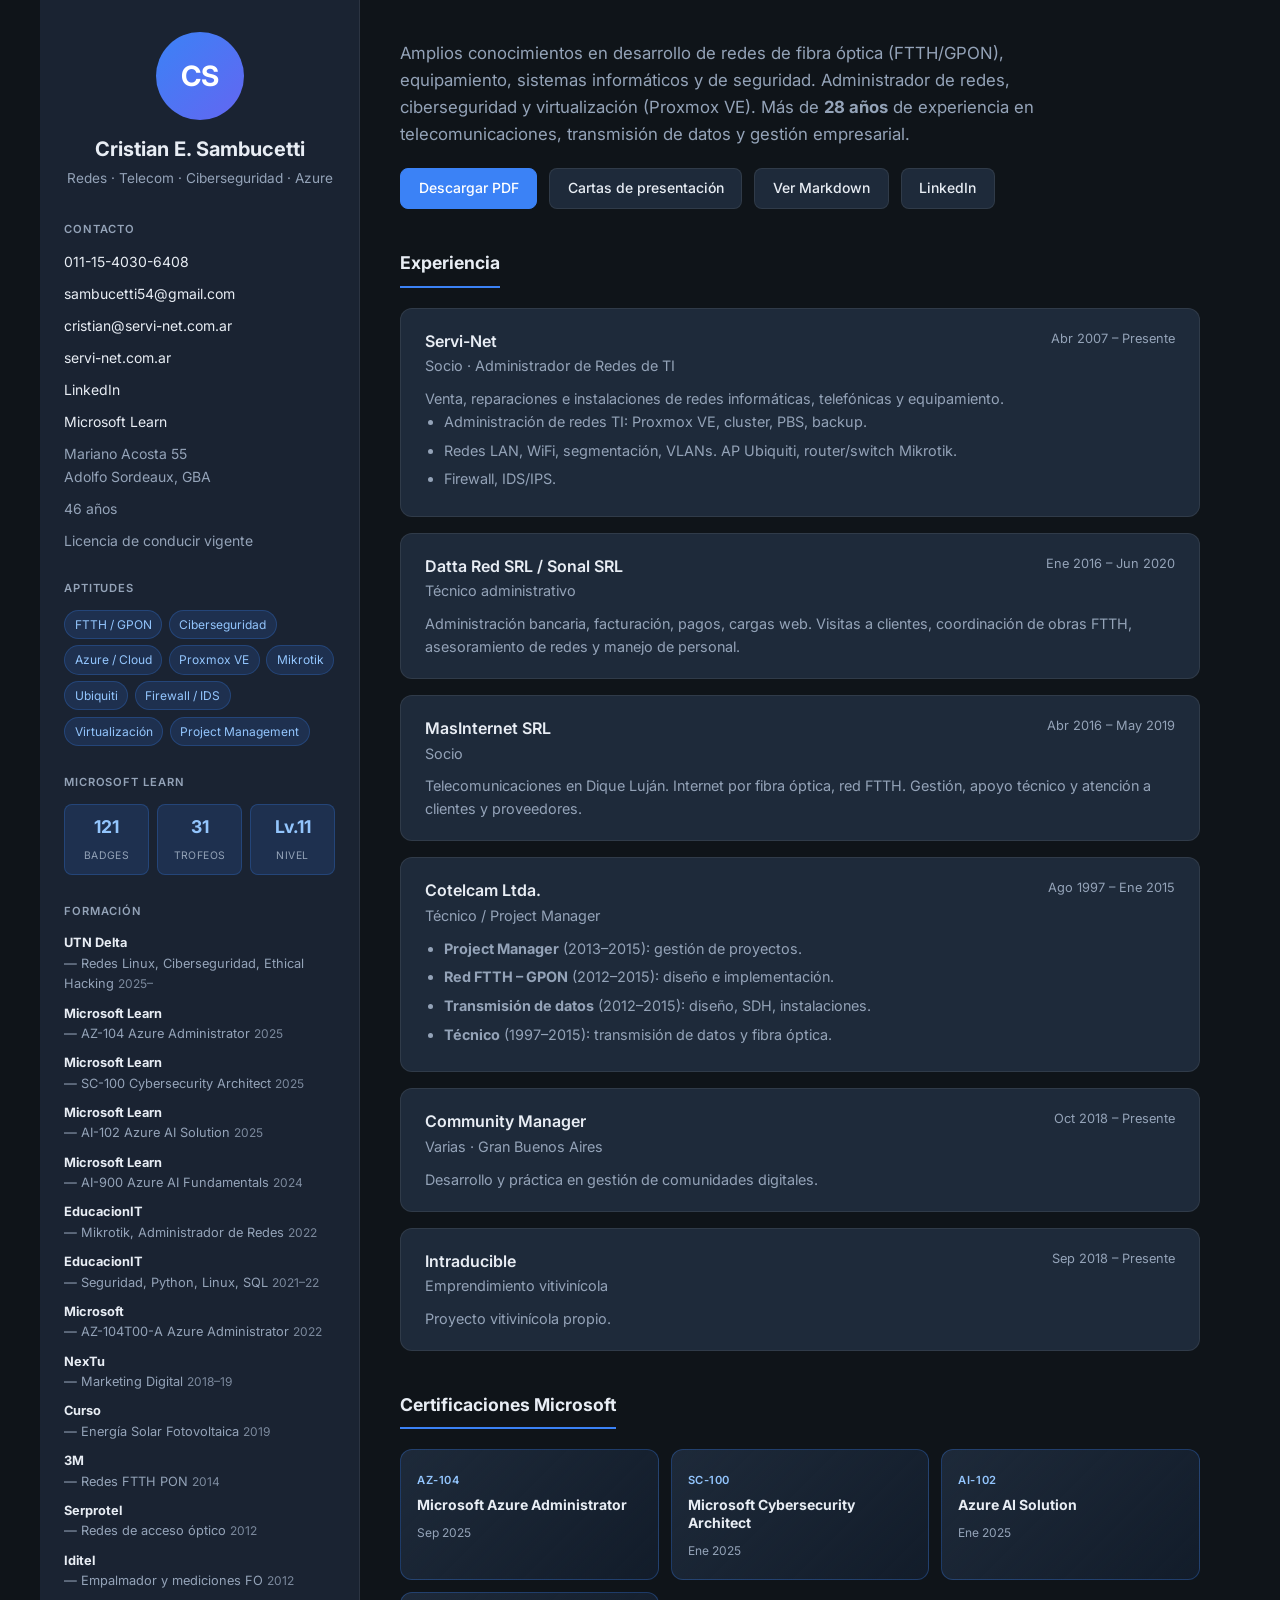
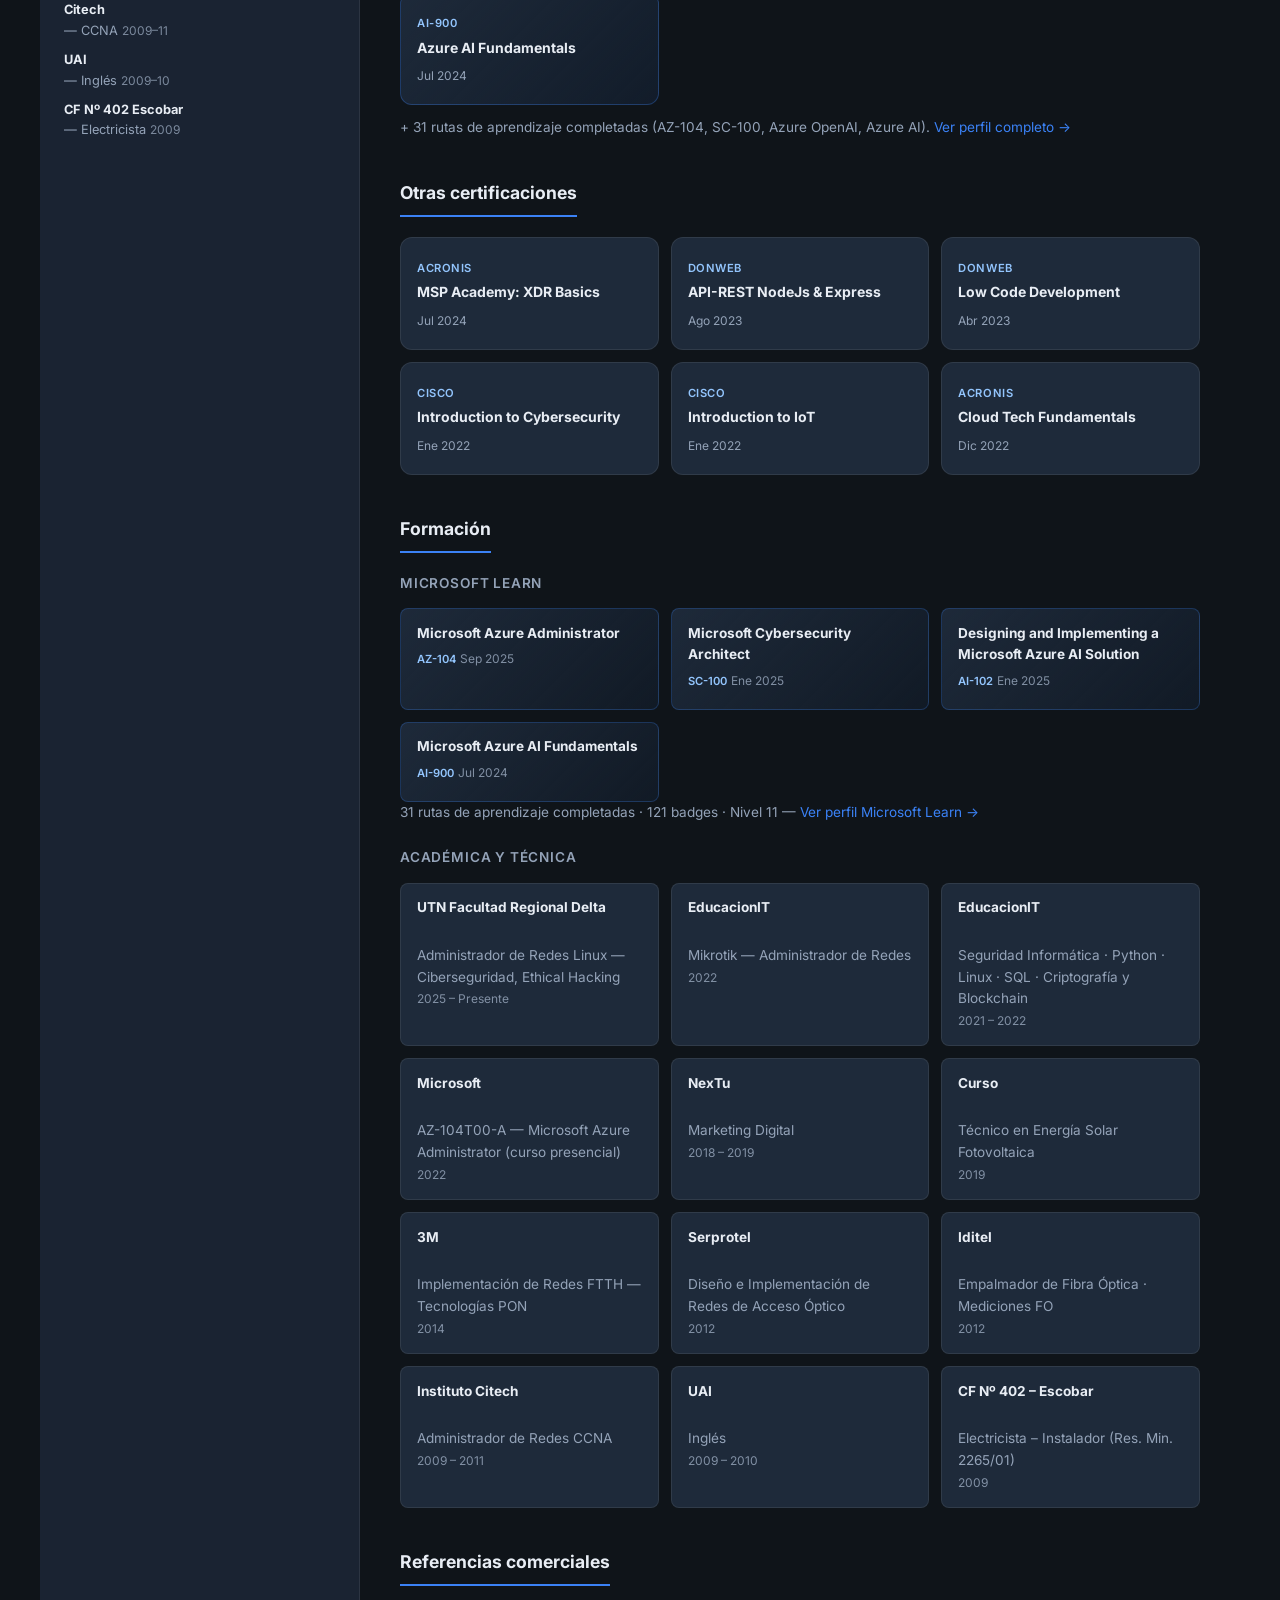
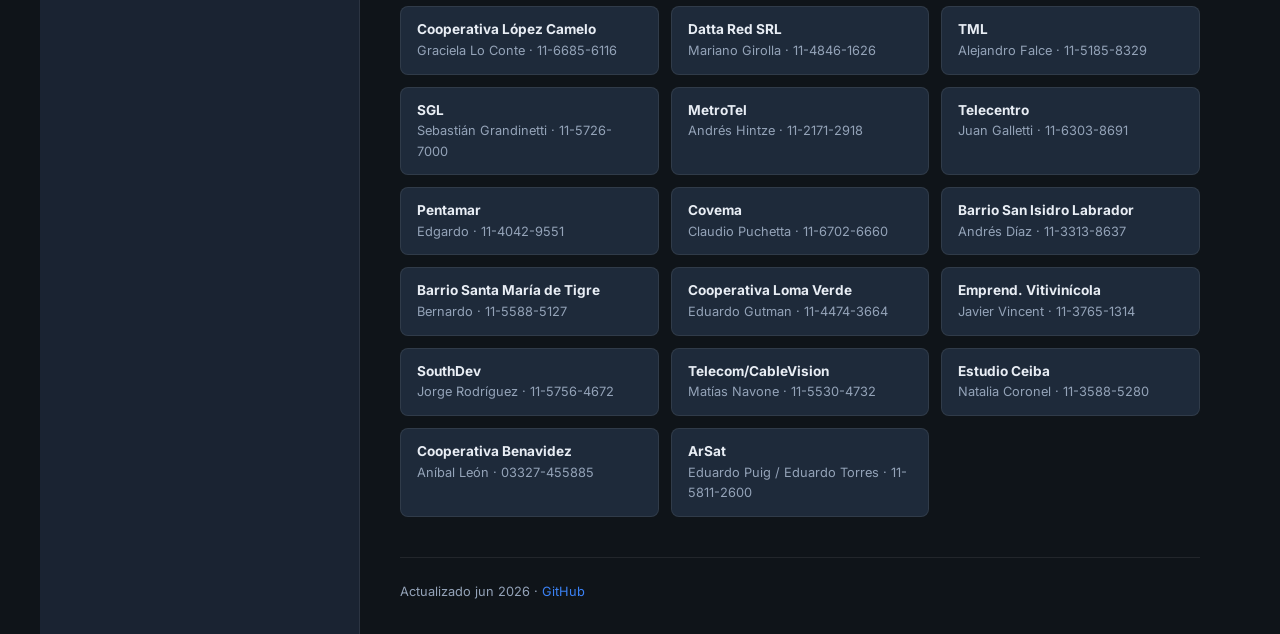
<file: index.html>
<!DOCTYPE html>
<html lang="es">
<head>
  <meta charset="UTF-8">
  <meta name="viewport" content="width=device-width, initial-scale=1.0">
  <meta name="description" content="Curriculum Vitae de Cristian E. Sambucetti — Redes, Telecomunicaciones, Ciberseguridad, Azure">
  <title>Cristian E. Sambucetti — CV</title>
  <link rel="preconnect" href="https://fonts.googleapis.com">
  <link rel="preconnect" href="https://fonts.gstatic.com" crossorigin>
  <link href="https://fonts.googleapis.com/css2?family=Inter:wght@400;500;600;700&display=swap" rel="stylesheet">
  <link rel="stylesheet" href="styles.css">
</head>
<body>
  <div class="page">
    <aside class="sidebar">
      <header class="profile">
        <div class="avatar" aria-hidden="true">CS</div>
        <h1>Cristian E. Sambucetti</h1>
        <p class="tagline">Redes · Telecom · Ciberseguridad · Azure</p>
      </header>

      <section class="block">
        <h2>Contacto</h2>
        <ul class="contact-list">
          <li><a href="tel:+541140306408">011-15-4030-6408</a></li>
          <li><a href="mailto:sambucetti54@gmail.com">sambucetti54@gmail.com</a></li>
          <li><a href="mailto:cristian@servi-net.com.ar">cristian@servi-net.com.ar</a></li>
          <li><a href="https://www.servi-net.com.ar" target="_blank" rel="noopener">servi-net.com.ar</a></li>
          <li><a href="https://www.linkedin.com/in/cristian-sambucetti-06586041/" target="_blank" rel="noopener">LinkedIn</a></li>
          <li><a href="https://learn.microsoft.com/en-us/users/cristiansambucetti-1526/credentials" target="_blank" rel="noopener">Microsoft Learn</a></li>
          <li>Mariano Acosta 55<br>Adolfo Sordeaux, GBA</li>
          <li>46 años</li>
          <li>Licencia de conducir vigente</li>
        </ul>
      </section>

      <section class="block">
        <h2>Aptitudes</h2>
        <ul class="tags">
          <li>FTTH / GPON</li>
          <li>Ciberseguridad</li>
          <li>Azure / Cloud</li>
          <li>Proxmox VE</li>
          <li>Mikrotik</li>
          <li>Ubiquiti</li>
          <li>Firewall / IDS</li>
          <li>Virtualización</li>
          <li>Project Management</li>
        </ul>
      </section>

      <section class="block ms-stats">
        <h2>Microsoft Learn</h2>
        <div class="stats-row">
          <div><strong>121</strong><span>Badges</span></div>
          <div><strong>31</strong><span>Trofeos</span></div>
          <div><strong>Lv.11</strong><span>Nivel</span></div>
        </div>
      </section>

      <section class="block">
        <h2>Formación</h2>
        <ul class="edu-list">
          <li><strong>UTN Delta</strong> — Redes Linux, Ciberseguridad, Ethical Hacking <span>2025–</span></li>
          <li><strong>Microsoft Learn</strong> — AZ-104 Azure Administrator <span>2025</span></li>
          <li><strong>Microsoft Learn</strong> — SC-100 Cybersecurity Architect <span>2025</span></li>
          <li><strong>Microsoft Learn</strong> — AI-102 Azure AI Solution <span>2025</span></li>
          <li><strong>Microsoft Learn</strong> — AI-900 Azure AI Fundamentals <span>2024</span></li>
          <li><strong>EducacionIT</strong> — Mikrotik, Administrador de Redes <span>2022</span></li>
          <li><strong>EducacionIT</strong> — Seguridad, Python, Linux, SQL <span>2021–22</span></li>
          <li><strong>Microsoft</strong> — AZ-104T00-A Azure Administrator <span>2022</span></li>
          <li><strong>NexTu</strong> — Marketing Digital <span>2018–19</span></li>
          <li><strong>Curso</strong> — Energía Solar Fotovoltaica <span>2019</span></li>
          <li><strong>3M</strong> — Redes FTTH PON <span>2014</span></li>
          <li><strong>Serprotel</strong> — Redes de acceso óptico <span>2012</span></li>
          <li><strong>Iditel</strong> — Empalmador y mediciones FO <span>2012</span></li>
          <li><strong>Citech</strong> — CCNA <span>2009–11</span></li>
          <li><strong>UAI</strong> — Inglés <span>2009–10</span></li>
          <li><strong>CF Nº 402 Escobar</strong> — Electricista <span>2009</span></li>
        </ul>
      </section>
    </aside>

    <main class="content">
      <section class="hero">
        <p class="lead">
          Amplios conocimientos en desarrollo de redes de fibra óptica (FTTH/GPON), equipamiento,
          sistemas informáticos y de seguridad. Administrador de redes, ciberseguridad y
          virtualización (Proxmox VE). Más de <strong>28 años</strong> de experiencia en
          telecomunicaciones, transmisión de datos y gestión empresarial.
        </p>
        <div class="actions">
          <a class="btn primary" href="docs/CV-Sambucetti-Cristian-2026.pdf" download="CV-Sambucetti-Cristian-2026.pdf">Descargar PDF</a>
          <a class="btn" href="cartas.html">Cartas de presentación</a>
          <a class="btn" href="cv.md">Ver Markdown</a>
          <a class="btn" href="https://www.linkedin.com/in/cristian-sambucetti-06586041/" target="_blank" rel="noopener">LinkedIn</a>
        </div>
      </section>

      <section>
        <h2>Experiencia</h2>

        <article class="job">
          <div class="job-header">
            <div>
              <h3>Servi-Net</h3>
              <p class="role">Socio · Administrador de Redes de TI</p>
            </div>
            <time>Abr 2007 – Presente</time>
          </div>
          <p>Venta, reparaciones e instalaciones de redes informáticas, telefónicas y equipamiento.</p>
          <ul>
            <li>Administración de redes TI: Proxmox VE, cluster, PBS, backup.</li>
            <li>Redes LAN, WiFi, segmentación, VLANs. AP Ubiquiti, router/switch Mikrotik.</li>
            <li>Firewall, IDS/IPS.</li>
          </ul>
        </article>

        <article class="job">
          <div class="job-header">
            <div>
              <h3>Datta Red SRL / Sonal SRL</h3>
              <p class="role">Técnico administrativo</p>
            </div>
            <time>Ene 2016 – Jun 2020</time>
          </div>
          <p>Administración bancaria, facturación, pagos, cargas web. Visitas a clientes, coordinación de obras FTTH, asesoramiento de redes y manejo de personal.</p>
        </article>

        <article class="job">
          <div class="job-header">
            <div>
              <h3>MasInternet SRL</h3>
              <p class="role">Socio</p>
            </div>
            <time>Abr 2016 – May 2019</time>
          </div>
          <p>Telecomunicaciones en Dique Luján. Internet por fibra óptica, red FTTH. Gestión, apoyo técnico y atención a clientes y proveedores.</p>
        </article>

        <article class="job">
          <div class="job-header">
            <div>
              <h3>Cotelcam Ltda.</h3>
              <p class="role">Técnico / Project Manager</p>
            </div>
            <time>Ago 1997 – Ene 2015</time>
          </div>
          <ul>
            <li><strong>Project Manager</strong> (2013–2015): gestión de proyectos.</li>
            <li><strong>Red FTTH – GPON</strong> (2012–2015): diseño e implementación.</li>
            <li><strong>Transmisión de datos</strong> (2012–2015): diseño, SDH, instalaciones.</li>
            <li><strong>Técnico</strong> (1997–2015): transmisión de datos y fibra óptica.</li>
          </ul>
        </article>

        <article class="job">
          <div class="job-header">
            <div>
              <h3>Community Manager</h3>
              <p class="role">Varias · Gran Buenos Aires</p>
            </div>
            <time>Oct 2018 – Presente</time>
          </div>
          <p>Desarrollo y práctica en gestión de comunidades digitales.</p>
        </article>

        <article class="job">
          <div class="job-header">
            <div>
              <h3>Intraducible</h3>
              <p class="role">Emprendimiento vitivinícola</p>
            </div>
            <time>Sep 2018 – Presente</time>
          </div>
          <p>Proyecto vitivinícola propio.</p>
        </article>
      </section>

      <section>
        <h2>Certificaciones Microsoft</h2>
        <div class="certs-grid">
          <a class="cert-card highlight" href="https://learn.microsoft.com/en-us/training/courses/az-104t00/" target="_blank" rel="noopener">
            <span class="cert-code">AZ-104</span>
            <strong>Microsoft Azure Administrator</strong>
            <time>Sep 2025</time>
          </a>
          <a class="cert-card highlight" href="https://learn.microsoft.com/en-us/training/courses/sc-100t00/" target="_blank" rel="noopener">
            <span class="cert-code">SC-100</span>
            <strong>Microsoft Cybersecurity Architect</strong>
            <time>Ene 2025</time>
          </a>
          <div class="cert-card highlight">
            <span class="cert-code">AI-102</span>
            <strong>Azure AI Solution</strong>
            <time>Ene 2025</time>
          </div>
          <div class="cert-card highlight">
            <span class="cert-code">AI-900</span>
            <strong>Azure AI Fundamentals</strong>
            <time>Jul 2024</time>
          </div>
        </div>
        <p class="cert-note">
          + 31 rutas de aprendizaje completadas (AZ-104, SC-100, Azure OpenAI, Azure AI).
          <a href="https://learn.microsoft.com/en-us/users/cristiansambucetti-1526/credentials" target="_blank" rel="noopener">Ver perfil completo →</a>
        </p>
      </section>

      <section>
        <h2>Otras certificaciones</h2>
        <div class="certs-grid">
          <a class="cert-card" href="https://credly.com/badges/1c19bc41-0a4b-45e4-a6f5-a4502fd6d61e" target="_blank" rel="noopener">
            <span class="cert-issuer">Acronis</span>
            <strong>MSP Academy: XDR Basics</strong>
            <time>Jul 2024</time>
          </a>
          <a class="cert-card" href="https://certificados.donweb.com/72/72_sambucetti54@gmail.com" target="_blank" rel="noopener">
            <span class="cert-issuer">DonWeb</span>
            <strong>API-REST NodeJs & Express</strong>
            <time>Ago 2023</time>
          </a>
          <a class="cert-card" href="https://guias.donweb.com/certificados-curso-lowcode-2023/cristian_servi-net_com_ar" target="_blank" rel="noopener">
            <span class="cert-issuer">DonWeb</span>
            <strong>Low Code Development</strong>
            <time>Abr 2023</time>
          </a>
          <a class="cert-card" href="https://credly.com/badges/551f6952-0288-4b42-8426-ffd472d4c6e8" target="_blank" rel="noopener">
            <span class="cert-issuer">Cisco</span>
            <strong>Introduction to Cybersecurity</strong>
            <time>Ene 2022</time>
          </a>
          <a class="cert-card" href="https://credly.com/badges/6bb14b50-0c98-444e-a4c4-e3c01f513e42" target="_blank" rel="noopener">
            <span class="cert-issuer">Cisco</span>
            <strong>Introduction to IoT</strong>
            <time>Ene 2022</time>
          </a>
          <a class="cert-card" href="https://credly.com/badges/fcad01b2-a14e-45da-a7a8-20e4157d7c82" target="_blank" rel="noopener">
            <span class="cert-issuer">Acronis</span>
            <strong>Cloud Tech Fundamentals</strong>
            <time>Dic 2022</time>
          </a>
        </div>
      </section>

      <section>
        <h2>Formación</h2>

        <h3 class="subsection">Microsoft Learn</h3>
        <div class="edu-grid">
          <a class="edu-card ms" href="https://learn.microsoft.com/en-us/training/courses/az-104t00/" target="_blank" rel="noopener">
            <strong>Microsoft Azure Administrator</strong>
            <span class="edu-code">AZ-104</span>
            <time>Sep 2025</time>
          </a>
          <a class="edu-card ms" href="https://learn.microsoft.com/en-us/training/courses/sc-100t00/" target="_blank" rel="noopener">
            <strong>Microsoft Cybersecurity Architect</strong>
            <span class="edu-code">SC-100</span>
            <time>Ene 2025</time>
          </a>
          <div class="edu-card ms">
            <strong>Designing and Implementing a Microsoft Azure AI Solution</strong>
            <span class="edu-code">AI-102</span>
            <time>Ene 2025</time>
          </div>
          <div class="edu-card ms">
            <strong>Microsoft Azure AI Fundamentals</strong>
            <span class="edu-code">AI-900</span>
            <time>Jul 2024</time>
          </div>
        </div>
        <p class="cert-note">
          31 rutas de aprendizaje completadas · 121 badges · Nivel 11 —
          <a href="https://learn.microsoft.com/en-us/users/cristiansambucetti-1526/credentials" target="_blank" rel="noopener">Ver perfil Microsoft Learn →</a>
        </p>

        <h3 class="subsection">Académica y técnica</h3>
        <div class="edu-grid">
          <div class="edu-card"><strong>UTN Facultad Regional Delta</strong><br>Administrador de Redes Linux — Ciberseguridad, Ethical Hacking<br><time>2025 – Presente</time></div>
          <div class="edu-card"><strong>EducacionIT</strong><br>Mikrotik — Administrador de Redes<br><time>2022</time></div>
          <div class="edu-card"><strong>EducacionIT</strong><br>Seguridad Informática · Python · Linux · SQL · Criptografía y Blockchain<br><time>2021 – 2022</time></div>
          <div class="edu-card"><strong>Microsoft</strong><br>AZ-104T00-A — Microsoft Azure Administrator (curso presencial)<br><time>2022</time></div>
          <div class="edu-card"><strong>NexTu</strong><br>Marketing Digital<br><time>2018 – 2019</time></div>
          <div class="edu-card"><strong>Curso</strong><br>Técnico en Energía Solar Fotovoltaica<br><time>2019</time></div>
          <div class="edu-card"><strong>3M</strong><br>Implementación de Redes FTTH — Tecnologías PON<br><time>2014</time></div>
          <div class="edu-card"><strong>Serprotel</strong><br>Diseño e Implementación de Redes de Acceso Óptico<br><time>2012</time></div>
          <div class="edu-card"><strong>Iditel</strong><br>Empalmador de Fibra Óptica · Mediciones FO<br><time>2012</time></div>
          <div class="edu-card"><strong>Instituto Citech</strong><br>Administrador de Redes CCNA<br><time>2009 – 2011</time></div>
          <div class="edu-card"><strong>UAI</strong><br>Inglés<br><time>2009 – 2010</time></div>
          <div class="edu-card"><strong>CF Nº 402 – Escobar</strong><br>Electricista – Instalador (Res. Min. 2265/01)<br><time>2009</time></div>
        </div>
      </section>

      <section>
        <h2>Referencias comerciales</h2>
        <div class="refs-grid">
          <div><strong>Cooperativa López Camelo</strong><br>Graciela Lo Conte · 11-6685-6116</div>
          <div><strong>Datta Red SRL</strong><br>Mariano Girolla · 11-4846-1626</div>
          <div><strong>TML</strong><br>Alejandro Falce · 11-5185-8329</div>
          <div><strong>SGL</strong><br>Sebastián Grandinetti · 11-5726-7000</div>
          <div><strong>MetroTel</strong><br>Andrés Hintze · 11-2171-2918</div>
          <div><strong>Telecentro</strong><br>Juan Galletti · 11-6303-8691</div>
          <div><strong>Pentamar</strong><br>Edgardo · 11-4042-9551</div>
          <div><strong>Covema</strong><br>Claudio Puchetta · 11-6702-6660</div>
          <div><strong>Barrio San Isidro Labrador</strong><br>Andrés Díaz · 11-3313-8637</div>
          <div><strong>Barrio Santa María de Tigre</strong><br>Bernardo · 11-5588-5127</div>
          <div><strong>Cooperativa Loma Verde</strong><br>Eduardo Gutman · 11-4474-3664</div>
          <div><strong>Emprend. Vitivinícola</strong><br>Javier Vincent · 11-3765-1314</div>
          <div><strong>SouthDev</strong><br>Jorge Rodríguez · 11-5756-4672</div>
          <div><strong>Telecom/CableVision</strong><br>Matías Navone · 11-5530-4732</div>
          <div><strong>Estudio Ceiba</strong><br>Natalia Coronel · 11-3588-5280</div>
          <div><strong>Cooperativa Benavidez</strong><br>Aníbal León · 03327-455885</div>
          <div><strong>ArSat</strong><br>Eduardo Puig / Eduardo Torres · 11-5811-2600</div>
        </div>
      </section>

      <footer>
        <p>Actualizado jun 2026 · <a href="https://github.com/Servi-Net22/cv">GitHub</a></p>
      </footer>
    </main>
  </div>
</body>
</html>
</file>
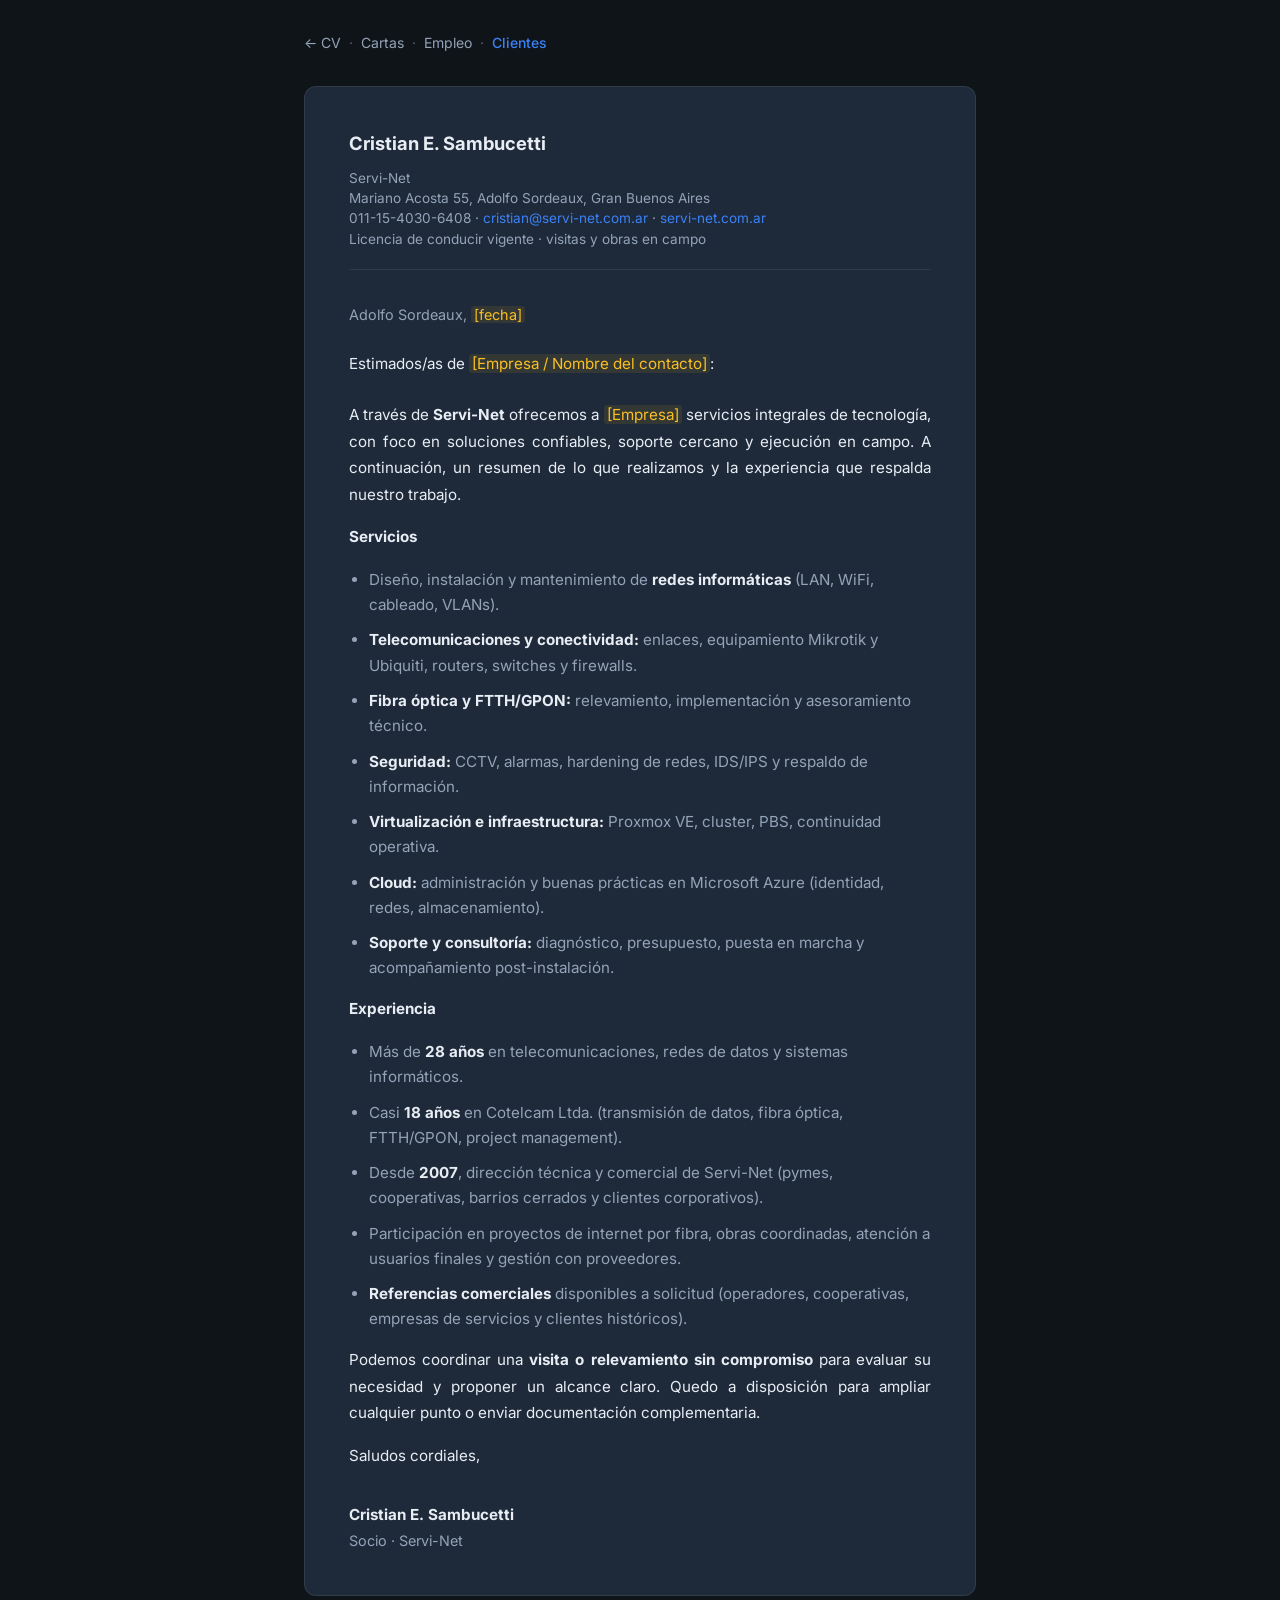
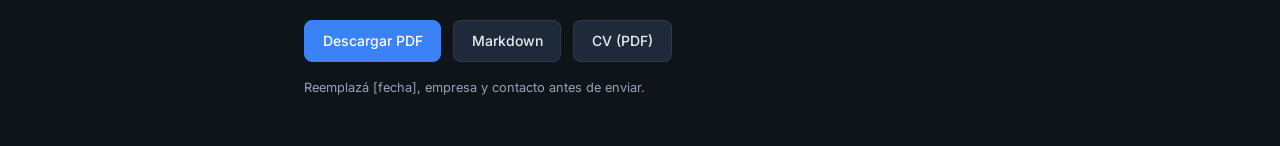
<file: carta-clientes.html>
<!DOCTYPE html>
<html lang="es">
<head>
  <meta charset="UTF-8">
  <meta name="viewport" content="width=device-width, initial-scale=1.0">
  <title>Carta de presentación — Clientes · Cristian E. Sambucetti</title>
  <link rel="preconnect" href="https://fonts.googleapis.com">
  <link rel="preconnect" href="https://fonts.gstatic.com" crossorigin>
  <link href="https://fonts.googleapis.com/css2?family=Inter:wght@400;500;600;700&display=swap" rel="stylesheet">
  <link rel="stylesheet" href="styles.css">
  <link rel="stylesheet" href="letter.css">
</head>
<body class="letter-body">
  <div class="letter-wrap">
    <nav class="letter-nav" aria-label="Navegación">
      <a href="index.html">← CV</a>
      <span class="sep">·</span>
      <a href="cartas.html">Cartas</a>
      <span class="sep">·</span>
      <a href="carta-empleo.html">Empleo</a>
      <span class="sep">·</span>
      <a href="carta-clientes.html" class="active">Clientes</a>
    </nav>

    <article class="letter-doc">
      <header class="letter-head">
        <strong>Cristian E. Sambucetti</strong>
        <div class="letter-meta">
          Servi-Net<br>
          Mariano Acosta 55, Adolfo Sordeaux, Gran Buenos Aires<br>
          011-15-4030-6408 · <a href="mailto:cristian@servi-net.com.ar">cristian@servi-net.com.ar</a> ·
          <a href="https://www.servi-net.com.ar" target="_blank" rel="noopener">servi-net.com.ar</a><br>
          Licencia de conducir vigente · visitas y obras en campo
        </div>
      </header>

      <p class="letter-date">Adolfo Sordeaux, <span class="placeholder">[fecha]</span></p>

      <p class="letter-to">
        Estimados/as de <span class="placeholder">[Empresa / Nombre del contacto]</span>:
      </p>

      <p>
        A través de <strong>Servi-Net</strong> ofrecemos a <span class="placeholder">[Empresa]</span> servicios
        integrales de tecnología, con foco en soluciones confiables, soporte cercano y ejecución en campo.
        A continuación, un resumen de lo que realizamos y la experiencia que respalda nuestro trabajo.
      </p>

      <p><strong>Servicios</strong></p>

      <ul class="letter-list">
        <li>Diseño, instalación y mantenimiento de <strong>redes informáticas</strong> (LAN, WiFi, cableado, VLANs).</li>
        <li><strong>Telecomunicaciones y conectividad:</strong> enlaces, equipamiento Mikrotik y Ubiquiti, routers, switches y firewalls.</li>
        <li><strong>Fibra óptica y FTTH/GPON:</strong> relevamiento, implementación y asesoramiento técnico.</li>
        <li><strong>Seguridad:</strong> CCTV, alarmas, hardening de redes, IDS/IPS y respaldo de información.</li>
        <li><strong>Virtualización e infraestructura:</strong> Proxmox VE, cluster, PBS, continuidad operativa.</li>
        <li><strong>Cloud:</strong> administración y buenas prácticas en Microsoft Azure (identidad, redes, almacenamiento).</li>
        <li><strong>Soporte y consultoría:</strong> diagnóstico, presupuesto, puesta en marcha y acompañamiento post-instalación.</li>
      </ul>

      <p><strong>Experiencia</strong></p>

      <ul class="letter-list">
        <li>Más de <strong>28 años</strong> en telecomunicaciones, redes de datos y sistemas informáticos.</li>
        <li>Casi <strong>18 años</strong> en Cotelcam Ltda. (transmisión de datos, fibra óptica, FTTH/GPON, project management).</li>
        <li>Desde <strong>2007</strong>, dirección técnica y comercial de Servi-Net (pymes, cooperativas, barrios cerrados y clientes corporativos).</li>
        <li>Participación en proyectos de internet por fibra, obras coordinadas, atención a usuarios finales y gestión con proveedores.</li>
        <li><strong>Referencias comerciales</strong> disponibles a solicitud (operadores, cooperativas, empresas de servicios y clientes históricos).</li>
      </ul>

      <p>
        Podemos coordinar una <strong>visita o relevamiento sin compromiso</strong> para evaluar su necesidad
        y proponer un alcance claro. Quedo a disposición para ampliar cualquier punto o enviar documentación
        complementaria.
      </p>

      <p>Saludos cordiales,</p>

      <div class="letter-sign">
        <strong>Cristian E. Sambucetti</strong>
        <span class="role">Socio · Servi-Net</span>
      </div>
    </article>

    <div class="letter-actions">
      <a class="btn primary" href="docs/Carta-Sambucetti-Clientes-2026.pdf" download="Carta-Sambucetti-Clientes-2026.pdf">Descargar PDF</a>
      <a class="btn" href="carta-clientes.md">Markdown</a>
      <a class="btn" href="docs/CV-Sambucetti-Cristian-2026.pdf" download>CV (PDF)</a>
    </div>
    <p class="letter-hint">Reemplazá <span class="placeholder">[fecha]</span>, empresa y contacto antes de enviar.</p>
  </div>
</body>
</html>
</file>
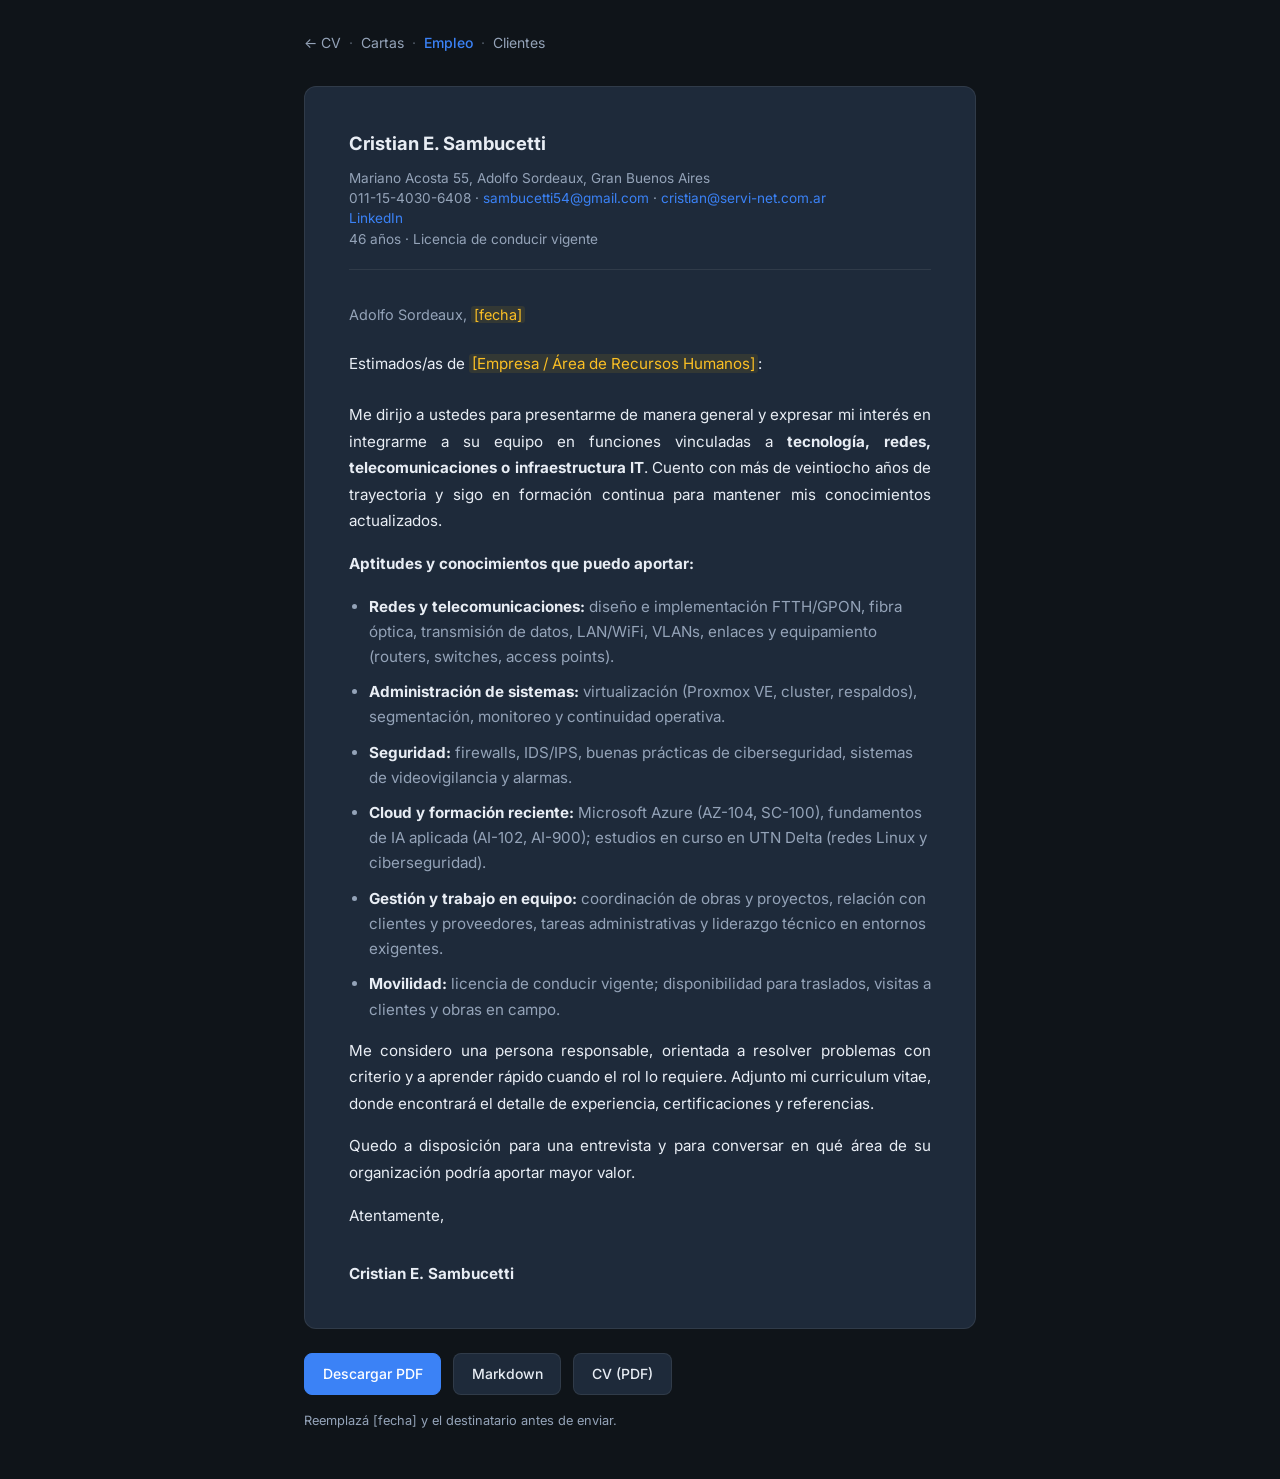
<file: carta-empleo.html>
<!DOCTYPE html>
<html lang="es">
<head>
  <meta charset="UTF-8">
  <meta name="viewport" content="width=device-width, initial-scale=1.0">
  <title>Carta de presentación — Empleo · Cristian E. Sambucetti</title>
  <link rel="preconnect" href="https://fonts.googleapis.com">
  <link rel="preconnect" href="https://fonts.gstatic.com" crossorigin>
  <link href="https://fonts.googleapis.com/css2?family=Inter:wght@400;500;600;700&display=swap" rel="stylesheet">
  <link rel="stylesheet" href="styles.css">
  <link rel="stylesheet" href="letter.css">
</head>
<body class="letter-body">
  <div class="letter-wrap">
    <nav class="letter-nav" aria-label="Navegación">
      <a href="index.html">← CV</a>
      <span class="sep">·</span>
      <a href="cartas.html">Cartas</a>
      <span class="sep">·</span>
      <a href="carta-empleo.html" class="active">Empleo</a>
      <span class="sep">·</span>
      <a href="carta-clientes.html">Clientes</a>
    </nav>

    <article class="letter-doc">
      <header class="letter-head">
        <strong>Cristian E. Sambucetti</strong>
        <div class="letter-meta">
          Mariano Acosta 55, Adolfo Sordeaux, Gran Buenos Aires<br>
          011-15-4030-6408 · <a href="mailto:sambucetti54@gmail.com">sambucetti54@gmail.com</a> ·
          <a href="mailto:cristian@servi-net.com.ar">cristian@servi-net.com.ar</a><br>
          <a href="https://www.linkedin.com/in/cristian-sambucetti-06586041/" target="_blank" rel="noopener">LinkedIn</a><br>
          46 años · Licencia de conducir vigente
        </div>
      </header>

      <p class="letter-date">Adolfo Sordeaux, <span class="placeholder">[fecha]</span></p>

      <p class="letter-to">Estimados/as de <span class="placeholder">[Empresa / Área de Recursos Humanos]</span>:</p>

      <p>
        Me dirijo a ustedes para presentarme de manera general y expresar mi interés en integrarme a su
        equipo en funciones vinculadas a <strong>tecnología, redes, telecomunicaciones o infraestructura IT</strong>.
        Cuento con más de veintiocho años de trayectoria y sigo en formación continua para mantener mis
        conocimientos actualizados.
      </p>

      <p><strong>Aptitudes y conocimientos que puedo aportar:</strong></p>

      <ul class="letter-list">
        <li><strong>Redes y telecomunicaciones:</strong> diseño e implementación FTTH/GPON, fibra óptica, transmisión de datos, LAN/WiFi, VLANs, enlaces y equipamiento (routers, switches, access points).</li>
        <li><strong>Administración de sistemas:</strong> virtualización (Proxmox VE, cluster, respaldos), segmentación, monitoreo y continuidad operativa.</li>
        <li><strong>Seguridad:</strong> firewalls, IDS/IPS, buenas prácticas de ciberseguridad, sistemas de videovigilancia y alarmas.</li>
        <li><strong>Cloud y formación reciente:</strong> Microsoft Azure (AZ-104, SC-100), fundamentos de IA aplicada (AI-102, AI-900); estudios en curso en UTN Delta (redes Linux y ciberseguridad).</li>
        <li><strong>Gestión y trabajo en equipo:</strong> coordinación de obras y proyectos, relación con clientes y proveedores, tareas administrativas y liderazgo técnico en entornos exigentes.</li>
        <li><strong>Movilidad:</strong> licencia de conducir vigente; disponibilidad para traslados, visitas a clientes y obras en campo.</li>
      </ul>

      <p>
        Me considero una persona responsable, orientada a resolver problemas con criterio y a aprender
        rápido cuando el rol lo requiere. Adjunto mi curriculum vitae, donde encontrará el detalle de
        experiencia, certificaciones y referencias.
      </p>

      <p>
        Quedo a disposición para una entrevista y para conversar en qué área de su organización podría
        aportar mayor valor.
      </p>

      <p>Atentamente,</p>

      <div class="letter-sign">
        <strong>Cristian E. Sambucetti</strong>
      </div>
    </article>

    <div class="letter-actions">
      <a class="btn primary" href="docs/Carta-Sambucetti-Empleo-2026.pdf" download="Carta-Sambucetti-Empleo-2026.pdf">Descargar PDF</a>
      <a class="btn" href="carta-empleo.md">Markdown</a>
      <a class="btn" href="docs/CV-Sambucetti-Cristian-2026.pdf" download>CV (PDF)</a>
    </div>
    <p class="letter-hint">Reemplazá <span class="placeholder">[fecha]</span> y el destinatario antes de enviar.</p>
  </div>
</body>
</html>
</file>
<file: styles.css>
:root {
  --bg: #0f1419;
  --sidebar: #1a2332;
  --card: #1e2a3a;
  --text: #e8edf4;
  --muted: #94a3b8;
  --accent: #3b82f6;
  --accent-soft: rgba(59, 130, 246, 0.15);
  --border: rgba(255, 255, 255, 0.08);
  --radius: 12px;
}

* {
  box-sizing: border-box;
  margin: 0;
  padding: 0;
}

body {
  font-family: 'Inter', system-ui, -apple-system, sans-serif;
  background: var(--bg);
  color: var(--text);
  line-height: 1.6;
  min-height: 100vh;
}

a {
  color: var(--accent);
  text-decoration: none;
}

a:hover {
  text-decoration: underline;
}

.page {
  display: grid;
  grid-template-columns: 320px 1fr;
  min-height: 100vh;
  max-width: 1200px;
  margin: 0 auto;
}

.sidebar {
  background: var(--sidebar);
  padding: 2rem 1.5rem;
  border-right: 1px solid var(--border);
}

.profile {
  text-align: center;
  margin-bottom: 2rem;
}

.avatar {
  width: 88px;
  height: 88px;
  border-radius: 50%;
  background: linear-gradient(135deg, var(--accent), #6366f1);
  display: flex;
  align-items: center;
  justify-content: center;
  font-size: 1.75rem;
  font-weight: 700;
  margin: 0 auto 1rem;
  color: #fff;
}

.profile h1 {
  font-size: 1.25rem;
  font-weight: 700;
  line-height: 1.3;
}

.tagline {
  color: var(--muted);
  font-size: 0.85rem;
  margin-top: 0.35rem;
}

.block {
  margin-bottom: 1.75rem;
}

.block h2 {
  font-size: 0.7rem;
  text-transform: uppercase;
  letter-spacing: 0.08em;
  color: var(--muted);
  margin-bottom: 0.75rem;
  font-weight: 600;
}

.contact-list {
  list-style: none;
  font-size: 0.875rem;
}

.contact-list li {
  margin-bottom: 0.6rem;
  color: var(--muted);
}

.contact-list a {
  color: var(--text);
}

.tags {
  list-style: none;
  display: flex;
  flex-wrap: wrap;
  gap: 0.4rem;
}

.tags li {
  background: var(--accent-soft);
  color: #93c5fd;
  font-size: 0.75rem;
  padding: 0.25rem 0.6rem;
  border-radius: 999px;
  border: 1px solid rgba(59, 130, 246, 0.25);
}

.edu-list {
  list-style: none;
  font-size: 0.8rem;
}

.edu-list li {
  margin-bottom: 0.65rem;
  color: var(--muted);
}

.edu-list strong {
  color: var(--text);
  display: block;
}

.edu-list span {
  font-size: 0.75rem;
  opacity: 0.8;
}

.pending {
  padding: 0.75rem;
  background: rgba(234, 179, 8, 0.08);
  border: 1px dashed rgba(234, 179, 8, 0.35);
  border-radius: var(--radius);
}

.pending h2 {
  color: #fbbf24;
}

.note {
  font-size: 0.8rem;
  color: var(--muted);
}

.ms-stats .stats-row {
  display: flex;
  gap: 0.5rem;
}

.ms-stats .stats-row div {
  flex: 1;
  text-align: center;
  background: var(--accent-soft);
  border: 1px solid rgba(59, 130, 246, 0.25);
  border-radius: 8px;
  padding: 0.5rem 0.25rem;
}

.ms-stats .stats-row strong {
  display: block;
  font-size: 1.1rem;
  color: #93c5fd;
}

.ms-stats .stats-row span {
  font-size: 0.65rem;
  color: var(--muted);
  text-transform: uppercase;
  letter-spacing: 0.04em;
}

.certs-grid {
  display: grid;
  grid-template-columns: repeat(auto-fill, minmax(200px, 1fr));
  gap: 0.75rem;
  margin-bottom: 0.75rem;
}

.cert-card {
  display: block;
  background: var(--card);
  border: 1px solid var(--border);
  border-radius: var(--radius);
  padding: 1rem;
  color: inherit;
  transition: border-color 0.15s;
}

.cert-card:hover {
  border-color: rgba(59, 130, 246, 0.4);
  text-decoration: none;
}

.cert-card.highlight {
  border-color: rgba(59, 130, 246, 0.3);
  background: linear-gradient(135deg, var(--card), rgba(59, 130, 246, 0.08));
}

.cert-code,
.cert-issuer {
  display: inline-block;
  font-size: 0.7rem;
  font-weight: 600;
  text-transform: uppercase;
  letter-spacing: 0.05em;
  color: #93c5fd;
  margin-bottom: 0.35rem;
}

.cert-card strong {
  display: block;
  font-size: 0.875rem;
  margin-bottom: 0.35rem;
  line-height: 1.3;
}

.cert-card time {
  font-size: 0.75rem;
  color: var(--muted);
}

.cert-note {
  font-size: 0.85rem;
  color: var(--muted);
}

.edu-grid {
  display: grid;
  grid-template-columns: repeat(auto-fill, minmax(240px, 1fr));
  gap: 0.75rem;
}

.subsection {
  font-size: 0.85rem;
  font-weight: 600;
  color: var(--muted);
  text-transform: uppercase;
  letter-spacing: 0.06em;
  margin: 1.5rem 0 0.85rem;
}

.subsection:first-of-type {
  margin-top: 0;
}

.edu-card {
  display: block;
  background: var(--card);
  border: 1px solid var(--border);
  border-radius: 8px;
  padding: 0.85rem 1rem;
  font-size: 0.85rem;
  color: var(--muted);
}

a.edu-card {
  color: inherit;
  transition: border-color 0.15s;
}

a.edu-card:hover {
  border-color: rgba(59, 130, 246, 0.4);
  text-decoration: none;
}

.edu-card.ms {
  border-color: rgba(59, 130, 246, 0.25);
  background: linear-gradient(135deg, var(--card), rgba(59, 130, 246, 0.06));
}

.edu-card strong {
  color: var(--text);
  display: block;
  margin-bottom: 0.25rem;
}

.edu-code {
  display: inline-block;
  font-size: 0.7rem;
  font-weight: 600;
  color: #93c5fd;
  margin-bottom: 0.25rem;
}

.edu-card time {
  font-size: 0.75rem;
  opacity: 0.85;
}

.edu-list li {
  margin-bottom: 0.55rem;
}

.content {
  padding: 2.5rem 2.5rem 2rem;
}

.hero {
  margin-bottom: 2.5rem;
}

.lead {
  font-size: 1.05rem;
  color: var(--muted);
  max-width: 60ch;
  margin-bottom: 1.25rem;
}

.actions {
  display: flex;
  gap: 0.75rem;
  flex-wrap: wrap;
}

.btn {
  display: inline-block;
  padding: 0.55rem 1.1rem;
  border-radius: 8px;
  font-size: 0.875rem;
  font-weight: 500;
  border: 1px solid var(--border);
  color: var(--text);
  background: var(--card);
}

.btn:hover {
  background: #253347;
  text-decoration: none;
}

.btn.primary {
  background: var(--accent);
  border-color: var(--accent);
  color: #fff;
}

.btn.primary:hover {
  background: #2563eb;
}

.content > section {
  margin-bottom: 2.5rem;
}

.content h2 {
  font-size: 1.1rem;
  font-weight: 700;
  margin-bottom: 1.25rem;
  padding-bottom: 0.5rem;
  border-bottom: 2px solid var(--accent);
  display: inline-block;
}

.job {
  background: var(--card);
  border: 1px solid var(--border);
  border-radius: var(--radius);
  padding: 1.25rem 1.5rem;
  margin-bottom: 1rem;
}

.job-header {
  display: flex;
  justify-content: space-between;
  align-items: flex-start;
  gap: 1rem;
  margin-bottom: 0.6rem;
}

.job h3 {
  font-size: 1rem;
  font-weight: 600;
}

.role {
  font-size: 0.85rem;
  color: var(--muted);
}

time {
  font-size: 0.8rem;
  color: var(--muted);
  white-space: nowrap;
  flex-shrink: 0;
}

.job p,
.job ul {
  font-size: 0.9rem;
  color: var(--muted);
}

.job ul {
  padding-left: 1.2rem;
}

.job li {
  margin-bottom: 0.35rem;
}

.refs-grid {
  display: grid;
  grid-template-columns: repeat(auto-fill, minmax(220px, 1fr));
  gap: 0.75rem;
}

.refs-grid div {
  background: var(--card);
  border: 1px solid var(--border);
  border-radius: 8px;
  padding: 0.75rem 1rem;
  font-size: 0.8rem;
  color: var(--muted);
}

.refs-grid strong {
  color: var(--text);
  font-size: 0.85rem;
}

footer {
  margin-top: 2rem;
  padding-top: 1.5rem;
  border-top: 1px solid var(--border);
  font-size: 0.8rem;
  color: var(--muted);
}

@media (max-width: 860px) {
  .page {
    grid-template-columns: 1fr;
  }

  .sidebar {
    border-right: none;
    border-bottom: 1px solid var(--border);
  }

  .content {
    padding: 1.5rem;
  }

  .job-header {
    flex-direction: column;
  }
}

@media print {
  body {
    background: #fff;
    color: #111;
    font-size: 10pt;
  }

  .page {
    grid-template-columns: 1fr;
    max-width: none;
  }

  .sidebar {
    background: #f8fafc;
    color: #111;
    border-right: none;
    border-bottom: 1px solid #ddd;
    padding: 1rem 0;
    page-break-after: avoid;
  }

  .profile h1,
  .edu-list strong,
  .job h3,
  .edu-card strong,
  .refs-grid strong {
    color: #111;
  }

  .contact-list a,
  .tags li {
    color: #333;
  }

  .tags li {
    background: #eef2ff;
    border-color: #c7d2fe;
    color: #3730a3;
  }

  .ms-stats .stats-row div {
    background: #eef2ff;
    border-color: #c7d2fe;
  }

  .ms-stats .stats-row strong {
    color: #1d4ed8;
  }

  .job,
  .refs-grid div,
  .cert-card,
  .edu-card {
    background: #fff;
    border-color: #ddd;
    break-inside: avoid;
  }

  .cert-card.highlight,
  .edu-card.ms {
    background: #f8fafc;
    border-color: #93c5fd;
  }

  .content {
    padding: 1rem 0;
  }

  .actions,
  footer {
    display: none;
  }

  .content h2 {
    color: #111;
    border-bottom-color: #2563eb;
  }

  .subsection {
    color: #444;
  }

  a {
    color: #1d4ed8;
    text-decoration: none;
  }
}
</file>
<file: letter.css>
/* Cartas de presentación — layout simple e imprimible */
body.letter-body {
  background: var(--bg);
  min-height: 100vh;
}

.letter-wrap {
  max-width: 720px;
  margin: 0 auto;
  padding: 2rem 1.5rem 3rem;
}

.letter-nav {
  display: flex;
  flex-wrap: wrap;
  gap: 0.5rem;
  margin-bottom: 2rem;
  font-size: 0.875rem;
}

.letter-nav a {
  color: var(--muted);
}

.letter-nav a.active {
  color: var(--accent);
  font-weight: 500;
}

.letter-nav .sep {
  color: var(--muted);
  opacity: 0.5;
}

.letter-doc {
  background: var(--card);
  border: 1px solid var(--border);
  border-radius: var(--radius);
  padding: 2.5rem 2.75rem;
  font-size: 0.95rem;
  line-height: 1.75;
  color: var(--text);
}

.letter-doc .letter-head {
  margin-bottom: 2rem;
  padding-bottom: 1.25rem;
  border-bottom: 1px solid var(--border);
}

.letter-doc .letter-head strong {
  display: block;
  font-size: 1.15rem;
  margin-bottom: 0.5rem;
}

.letter-doc .letter-meta {
  font-size: 0.85rem;
  color: var(--muted);
  line-height: 1.5;
}

.letter-doc .letter-meta a {
  color: var(--accent);
}

.letter-doc .letter-date {
  margin: 1.5rem 0;
  color: var(--muted);
  font-size: 0.9rem;
}

.letter-doc .letter-to {
  margin-bottom: 1.5rem;
}

.letter-doc p {
  margin-bottom: 1rem;
  text-align: justify;
}

.letter-list {
  margin: 0 0 1rem 1.25rem;
  padding: 0;
}

.letter-list li {
  margin-bottom: 0.65rem;
  color: var(--muted);
  line-height: 1.65;
}

.letter-list strong {
  color: var(--text);
}

.letter-doc .placeholder {
  color: #fbbf24;
  background: rgba(234, 179, 8, 0.1);
  padding: 0 0.2em;
  border-radius: 3px;
}

.letter-doc .letter-sign {
  margin-top: 2rem;
}

.letter-doc .letter-sign strong {
  display: block;
  margin-top: 0.5rem;
}

.letter-doc .letter-sign .role {
  font-size: 0.9rem;
  color: var(--muted);
}

.letter-actions {
  display: flex;
  flex-wrap: wrap;
  gap: 0.75rem;
  margin-top: 1.5rem;
}

.letter-hint {
  margin-top: 1rem;
  font-size: 0.8rem;
  color: var(--muted);
}

@media print {
  body.letter-body {
    background: #fff;
  }

  .letter-nav,
  .letter-actions,
  .letter-hint {
    display: none;
  }

  .letter-wrap {
    padding: 0;
    max-width: none;
  }

  .letter-doc {
    border: none;
    padding: 0;
    color: #111;
    background: #fff;
  }

  .letter-doc .letter-meta,
  .letter-doc .letter-date {
    color: #444;
  }

  .letter-doc .placeholder {
    color: #111;
    background: none;
    padding: 0;
  }

  .letter-doc p {
    text-align: left;
  }
}
</file>
